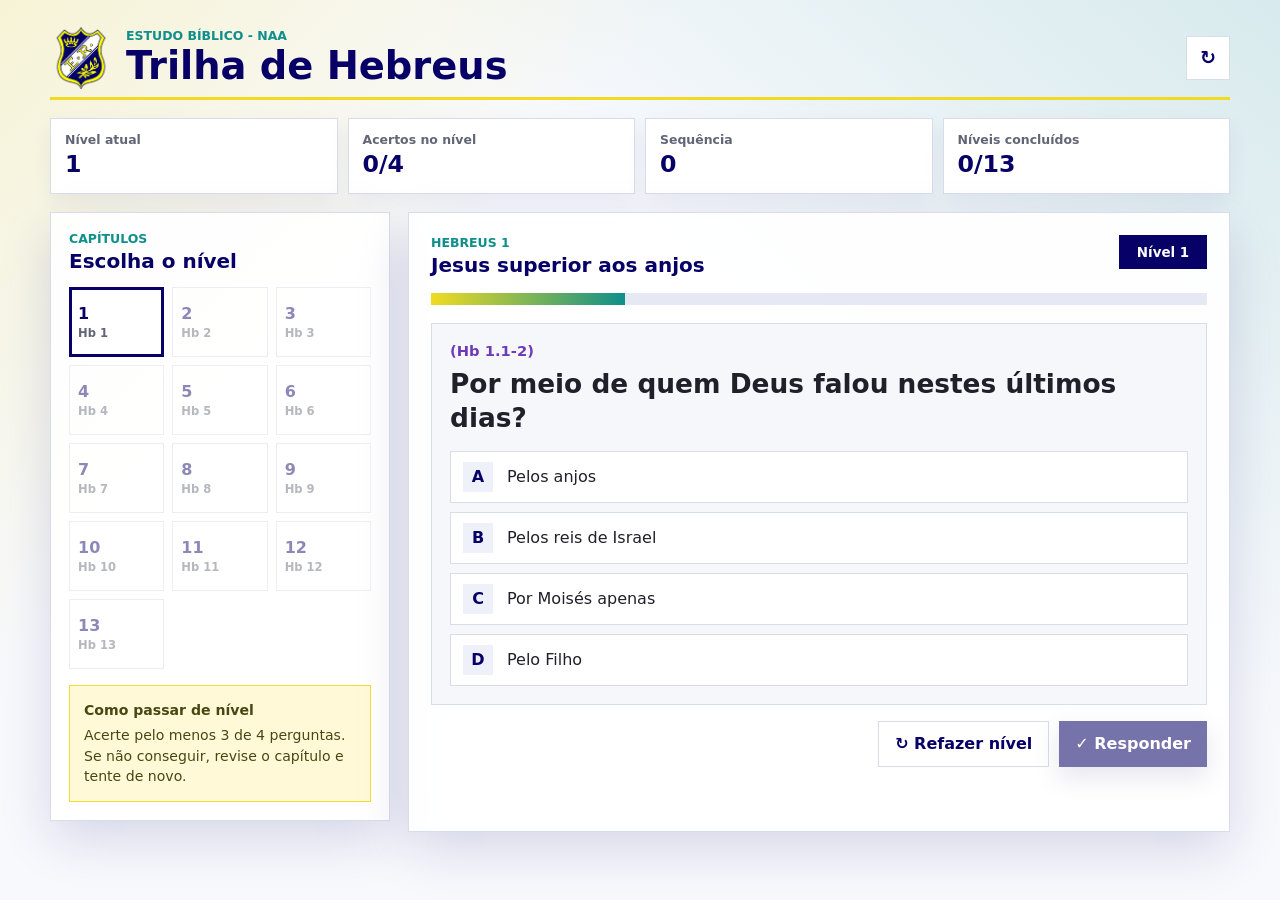
<file: index.html>
<!doctype html>
<html lang="pt-BR">
  <head>
    <meta charset="UTF-8" />
    <meta name="viewport" content="width=device-width, initial-scale=1.0" />
    <meta http-equiv="refresh" content="0; url=site-quiz/" />
    <title>Quiz de Hebreus</title>
    <script>
      window.location.replace("site-quiz/");
    </script>
  </head>
  <body>
    <p>Redirecionando para o <a href="site-quiz/">Quiz de Hebreus</a>.</p>
  </body>
</html>
</file>
<file: site-quiz/styles.css>
:root {
  --blue: #070066;
  --blue-soft: #1a2c8a;
  --yellow: #f0db22;
  --ink: #20202a;
  --muted: #626575;
  --paper: #ffffff;
  --line: #d9dceb;
  --mist: #f5f7fb;
  --teal: #0f8f8a;
  --green: #188554;
  --red: #ba2b3b;
  --violet: #6e3bb8;
  --shadow: 0 18px 50px rgba(7, 0, 102, 0.14);
}

* {
  box-sizing: border-box;
}

body {
  margin: 0;
  min-height: 100vh;
  background:
    linear-gradient(135deg, rgba(240, 219, 34, 0.18), transparent 32%),
    linear-gradient(220deg, rgba(15, 143, 138, 0.14), transparent 38%),
    #f8f9fd;
  color: var(--ink);
  font-family:
    Inter, ui-sans-serif, system-ui, -apple-system, BlinkMacSystemFont, "Segoe UI",
    sans-serif;
}

button {
  font: inherit;
}

.app-shell {
  width: min(1180px, calc(100% - 28px));
  margin: 0 auto;
  padding: 18px 0 28px;
}

.topbar {
  display: flex;
  align-items: center;
  justify-content: space-between;
  gap: 16px;
  min-height: 82px;
  border-bottom: 3px solid var(--yellow);
}

.brand {
  display: flex;
  align-items: center;
  gap: 14px;
}

.brand-logo {
  width: 62px;
  height: 62px;
  object-fit: contain;
  flex: 0 0 auto;
}

.eyebrow {
  margin: 0 0 3px;
  color: var(--teal);
  font-size: 0.78rem;
  font-weight: 800;
  letter-spacing: 0;
  text-transform: uppercase;
}

h1,
h2,
h3,
p {
  overflow-wrap: anywhere;
}

h1 {
  margin: 0;
  color: var(--blue);
  font-size: clamp(1.55rem, 3vw, 2.4rem);
  line-height: 1.05;
}

h2 {
  margin: 0;
  color: var(--blue);
  font-size: 1.25rem;
  line-height: 1.2;
}

h3 {
  margin: 0;
  color: var(--ink);
  font-size: clamp(1.15rem, 2.2vw, 1.65rem);
  line-height: 1.28;
}

.top-actions {
  display: flex;
  align-items: center;
  gap: 8px;
}

.icon-button,
.primary-button,
.secondary-button,
.option-button {
  border: 0;
  cursor: pointer;
  transition:
    transform 160ms ease,
    box-shadow 160ms ease,
    border-color 160ms ease,
    background 160ms ease;
}

.icon-button {
  display: grid;
  place-items: center;
  width: 44px;
  height: 44px;
  border: 1px solid var(--line);
  background: var(--paper);
  color: var(--blue);
  font-size: 1.2rem;
  font-weight: 900;
}

.icon-button:hover,
.primary-button:hover,
.secondary-button:hover,
.option-button:hover {
  transform: translateY(-1px);
}

.status-band {
  display: grid;
  grid-template-columns: repeat(4, 1fr);
  gap: 10px;
  margin: 18px 0;
}

.status-band > div {
  min-height: 76px;
  padding: 13px 14px;
  background: var(--paper);
  border: 1px solid var(--line);
  box-shadow: 0 8px 20px rgba(7, 0, 102, 0.06);
}

.label {
  display: block;
  margin-bottom: 6px;
  color: var(--muted);
  font-size: 0.78rem;
  font-weight: 700;
}

.status-band strong {
  color: var(--blue);
  font-size: 1.48rem;
  line-height: 1;
}

.workspace {
  display: grid;
  grid-template-columns: 340px minmax(0, 1fr);
  gap: 18px;
  align-items: start;
}

.level-panel,
.quiz-panel,
.summary-panel {
  background: rgba(255, 255, 255, 0.94);
  border: 1px solid var(--line);
  box-shadow: var(--shadow);
}

.level-panel {
  padding: 18px;
}

.panel-heading {
  margin-bottom: 14px;
}

.level-grid {
  display: grid;
  grid-template-columns: repeat(3, 1fr);
  gap: 8px;
}

.level-button {
  min-height: 70px;
  padding: 10px 8px;
  border: 1px solid var(--line);
  background: var(--paper);
  color: var(--ink);
  cursor: pointer;
  text-align: left;
}

.level-button strong {
  display: block;
  color: var(--blue);
  font-size: 1rem;
}

.level-button span {
  display: block;
  margin-top: 3px;
  color: var(--muted);
  font-size: 0.72rem;
  font-weight: 700;
}

.level-button.active {
  border-color: var(--blue);
  box-shadow: inset 0 0 0 2px var(--blue);
}

.level-button.completed {
  background: #eefaf4;
  border-color: rgba(24, 133, 84, 0.35);
}

.level-button.locked {
  cursor: not-allowed;
  opacity: 0.46;
}

.study-tip {
  margin-top: 16px;
  padding: 14px;
  background: #fff9d8;
  border: 1px solid rgba(240, 219, 34, 0.9);
}

.study-tip p {
  margin: 0;
  color: #4b4513;
  font-size: 0.88rem;
  line-height: 1.45;
}

.tip-title {
  margin-bottom: 5px !important;
  font-weight: 900;
}

.quiz-panel {
  min-height: 620px;
  padding: 22px;
}

.level-intro {
  display: flex;
  justify-content: space-between;
  align-items: start;
  gap: 16px;
  margin-bottom: 16px;
}

.pill {
  display: inline-flex;
  align-items: center;
  justify-content: center;
  min-width: 88px;
  min-height: 34px;
  padding: 6px 12px;
  background: var(--blue);
  color: #fff;
  font-size: 0.84rem;
  font-weight: 900;
}

.progress-track {
  position: relative;
  height: 12px;
  margin-bottom: 18px;
  overflow: hidden;
  background: #e6e8f3;
}

.progress-track span {
  display: block;
  height: 100%;
  width: 0%;
  background: linear-gradient(90deg, var(--yellow), var(--teal));
  transition: width 240ms ease;
}

.question-box {
  padding: 18px;
  background: var(--mist);
  border: 1px solid var(--line);
}

.reference {
  margin: 0 0 8px;
  color: var(--violet);
  font-size: 0.92rem;
  font-weight: 900;
}

.options-list {
  display: grid;
  gap: 9px;
  margin-top: 16px;
}

.option-button {
  display: grid;
  grid-template-columns: 34px minmax(0, 1fr);
  gap: 10px;
  align-items: center;
  min-height: 52px;
  padding: 9px 12px;
  border: 1px solid var(--line);
  background: var(--paper);
  color: var(--ink);
  text-align: left;
}

.option-letter {
  display: grid;
  place-items: center;
  width: 30px;
  height: 30px;
  background: #eef0fa;
  color: var(--blue);
  font-weight: 900;
}

.option-button.selected {
  border-color: var(--blue);
  box-shadow: inset 0 0 0 2px var(--blue);
}

.option-button.correct {
  border-color: var(--green);
  background: #eefaf4;
}

.option-button.correct .option-letter {
  background: var(--green);
  color: #fff;
}

.option-button.wrong {
  border-color: var(--red);
  background: #fff0f2;
}

.option-button.wrong .option-letter {
  background: var(--red);
  color: #fff;
}

.feedback {
  margin-top: 14px;
  padding: 14px;
  border-left: 5px solid var(--teal);
  background: #edfafa;
  color: #123f3e;
  line-height: 1.45;
}

.feedback.negative {
  border-left-color: var(--red);
  background: #fff0f2;
  color: #5c101a;
}

.quiz-actions {
  display: flex;
  justify-content: flex-end;
  gap: 10px;
  margin-top: 16px;
}

.primary-button,
.secondary-button {
  min-height: 46px;
  padding: 0 16px;
  font-weight: 900;
}

.primary-button {
  background: var(--blue);
  color: #fff;
  box-shadow: 0 10px 24px rgba(7, 0, 102, 0.18);
}

.secondary-button {
  border: 1px solid var(--line);
  background: var(--paper);
  color: var(--blue);
}

.primary-button:disabled,
.secondary-button:disabled {
  cursor: not-allowed;
  opacity: 0.55;
  transform: none;
}

.summary-panel {
  margin-top: 18px;
  padding: 20px;
  border-color: rgba(15, 143, 138, 0.35);
}

.summary-panel h2 {
  margin-bottom: 8px;
}

.summary-panel p {
  margin: 0 0 14px;
  color: var(--muted);
  line-height: 1.5;
}

@media (max-width: 920px) {
  .status-band {
    grid-template-columns: repeat(2, 1fr);
  }

  .workspace {
    grid-template-columns: 1fr;
  }

  .level-grid {
    grid-template-columns: repeat(4, 1fr);
  }
}

@media (max-width: 620px) {
  .app-shell {
    width: min(100% - 18px, 1180px);
    padding-top: 10px;
  }

  .topbar,
  .brand,
  .level-intro,
  .quiz-actions {
    align-items: stretch;
  }

  .topbar,
  .level-intro,
  .quiz-actions {
    flex-direction: column;
  }

  .status-band,
  .level-grid {
    grid-template-columns: repeat(2, 1fr);
  }

  .quiz-panel,
  .level-panel {
    padding: 14px;
  }

  .question-box {
    padding: 14px;
  }

  .option-button {
    grid-template-columns: 30px minmax(0, 1fr);
    min-height: 50px;
    padding: 8px 10px;
  }

  .primary-button,
  .secondary-button {
    width: 100%;
  }
}
</file>
